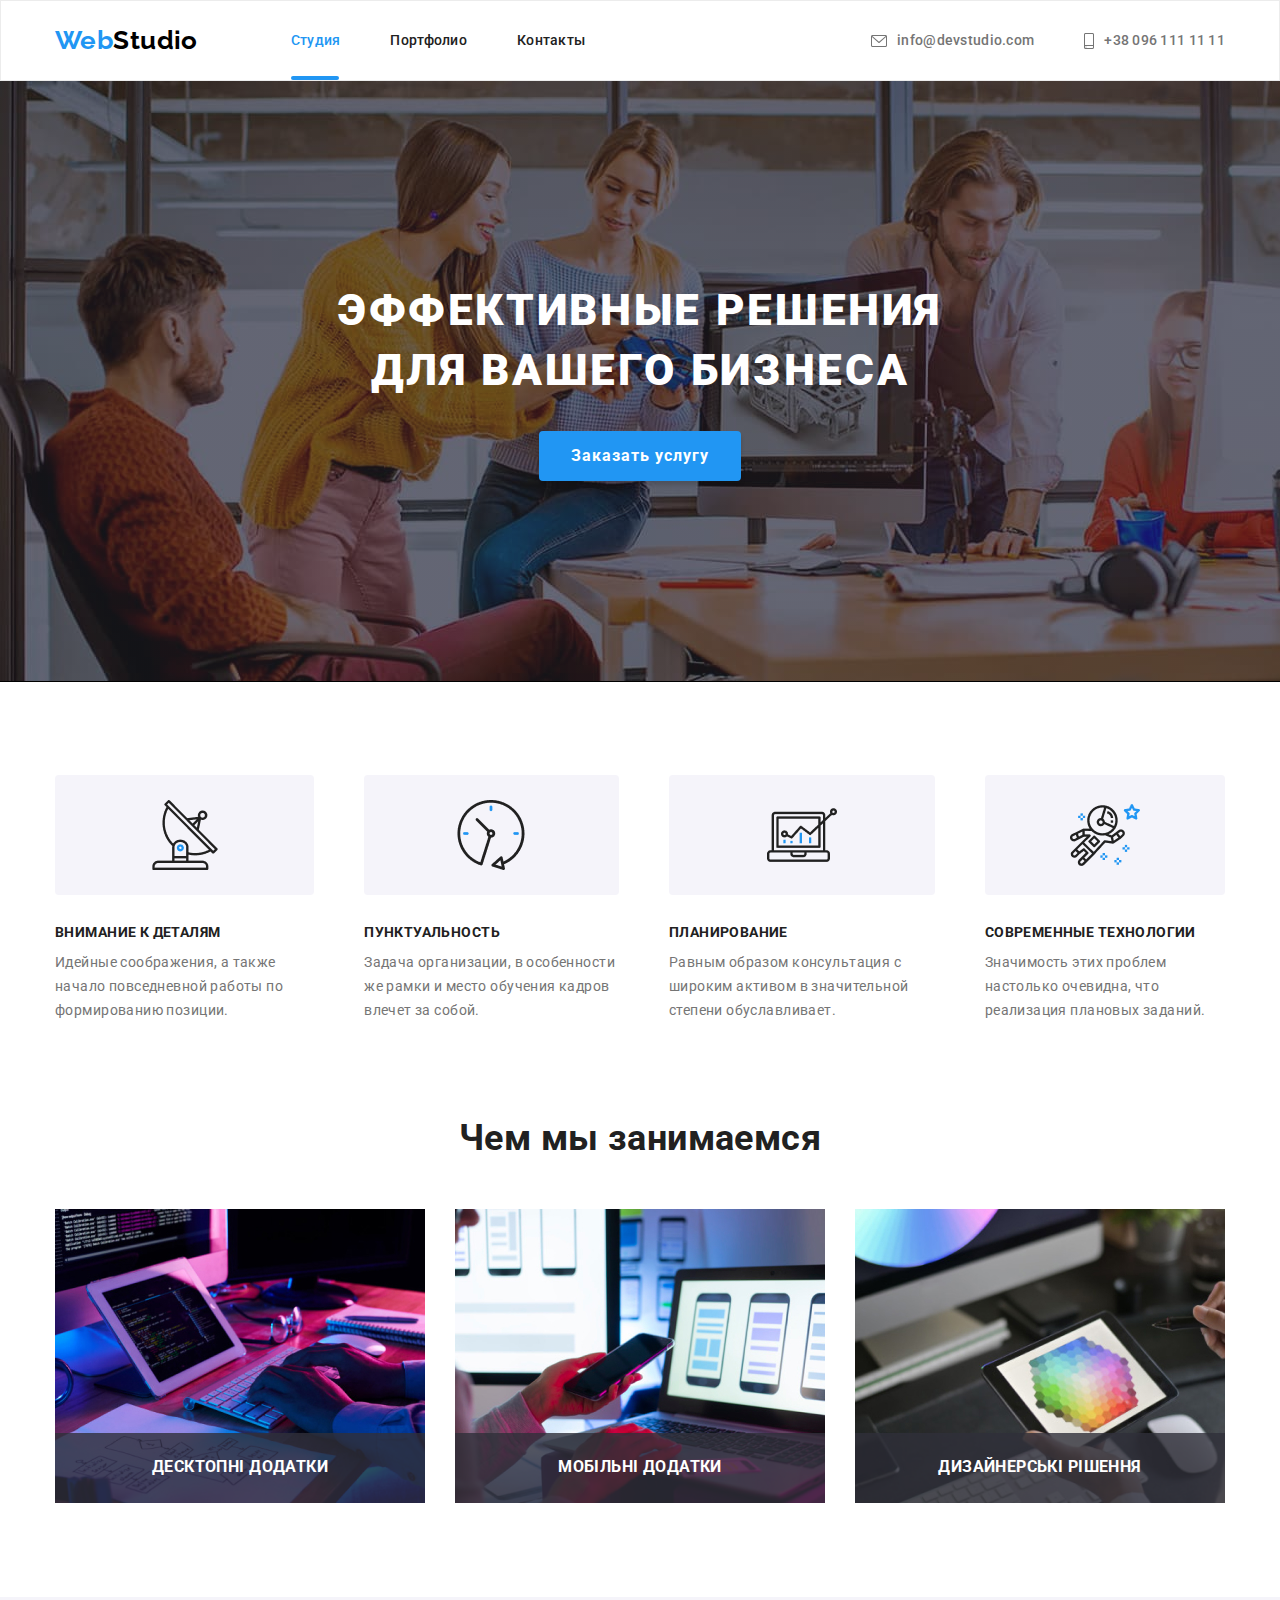
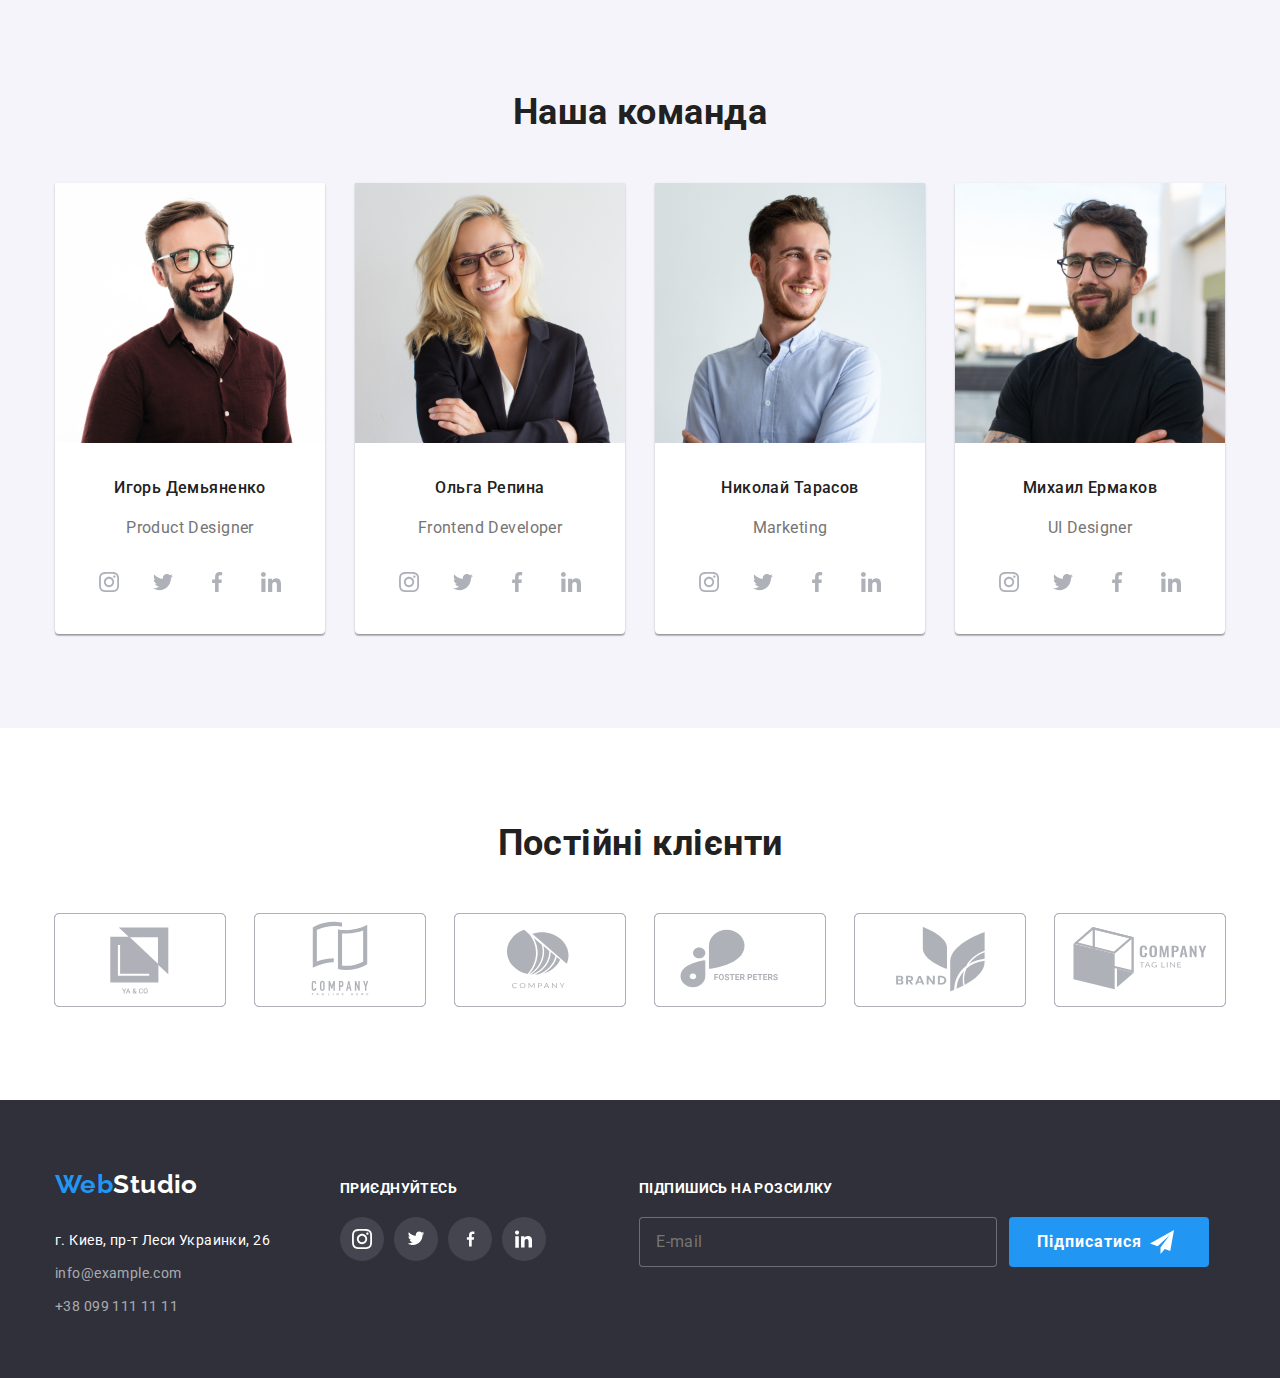
<file: index.html>
<!DOCTYPE html>
<html lang="ru">
  <head>
    <meta charset="UTF-8" />
    <meta http-equiv="X-UA-Compatible" content="IE=edge" />
    <meta name="viewport" content="width=device-width, initial-scale=1.0" />
    <title>Document</title>
    <link
      href="https://fonts.googleapis.com/css2?family=Raleway:wght@700&family=Roboto:wght@400;500;700;900&display=swap"
      rel="stylesheet"
    />
    <link
      rel="stylesheet"
      href="https://cdnjs.cloudflare.com/ajax/libs/modern-normalize/1.1.0/modern-normalize.min.css"
    />
    <link rel="stylesheet" href="./css/main.min.css" />
  </head>

  <body>
    <header class="page-header">
      <div class="container">
        <div class="wrapper">
          <nav class="cont-nav">
            <a href="./index.html" class="logo page-header__logo link">Web<span class="studio">Studio</span></a>
            <ul class="site-nav list">
              <li>
                <a href="./index.html" class="site-nav__link-studio current link">Студия</a>
              </li>
              <li><a href="./portfolio.html" class="site-nav__link link transition">Портфолио</a></li>
              <li><a href="./contacts.html" class="site-nav__link link transition">Контакты</a></li>
            </ul>
          </nav>
          <ul class="site-adress list">
            <div class="conteiner-site-adress">
              <li class="site-adress__item">
                <a href="mailto:info@devstudio.com" class="adress transition link"
                  ><svg class="adres_icon" width="16" height="12">
                    <use href="./images/social-list/sprite.svg#icon-Vector"></use></svg
                  >info@devstudio.com</a
                >
              </li>
              <li class="conteiner-site-adress__item">
                <a href="tel:+380961111111" class="adress transition link"
                  ><svg class="adres_icon" width="10" height="16">
                    <use href="./images/social-list/sprite.svg#icon-envelope"></use></svg
                  >+38 096 111 11 11</a
                >
              </li>
            </div>
          </ul>
        </div>
      </div>
    </header>

    <main>
      <section class="hero overlay">
        <div class="container">
          <h1 class="hero__hero-title">Эффективные решения <br />для вашего бизнеса</h1>
          <button type="button" class="hero__button"data-modal-open >Заказать услугу</button>
        </div>
      </section>

      <!--Преимущества-->

      <section class="section section-info">
        <div class="container">
          <h2 class="visually-hidden">Преимущества</h2>
          <ul class="feature list">
            <li class="feature-item feature-item-antena">
              <div>
                <h3 class="feature-title">ВНИМАНИЕ К ДЕТАЛЯМ</h3>
                <p class="feature-list">
                  Идейные соображения, а также начало повседневной работы по формированию позиции.
                </p>
              </div>
            </li>
            <li class="feature-item feature-item-clock">
              <div>
                <h3 class="feature-title">ПУНКТУАЛЬНОСТЬ</h3>
                <p class="feature-list">
                  Задача организации, в особенности же рамки и место обучения кадров влечет за
                  собой.
                </p>
              </div>
            </li>
            <li class="feature-item feature-item-diagram">
              <div>
                <h3 class="feature-title">ПЛАНИРОВАНИЕ</h3>
                <p class="feature-list">
                  Равным образом консультация с широким активом в значительной степени
                  обуславливает.
                </p>
              </div>
            </li>
            <li class="feature-item feature-item-astronaut">
              <div>
                <h3 class="feature-title">СОВРЕМЕННЫЕ ТЕХНОЛОГИИ</h3>
                <p class="feature-list">
                  Значимость этих проблем настолько очевидна, что реализация плановых заданий.
                </p>
              </div>
            </li>
          </ul>
        </div>
      </section>

      <!--Чем мы занимаемся-->
      <section class="section section-work">
        <div class="container">
          <h2 class="section__section-title">Чем мы занимаемся</h2>
          <ul class="work list">            
            <li class="work-pictures">                         
            <img class="" src="./images/img1.jpg" alt="foto" width="370" height="294" />
            <div class="work-name"><h3  >ДЕСКТОПНІ ДОДАТКИ</h3></div>
          </li>                                  
            <li class="work-pictures">
              <img src="./images/img2.jpg" alt="foto" width="370" height="294" />
              <h3 class="work-name">МОБІЛЬНІ ДОДАТКИ</h3>
            </li>
            <li class="work-pictures">
              <img src="./images/img3.jpg" alt="foto" width="370" height="294" />
              <h3 class="work-name">ДИЗАЙНЕРСЬКІ РІШЕННЯ</h3>
            </li>
          </ul>
        </div>
      </section>

      <!--Команда-->

      <section class="section section-comand">
        <div class="container">
          <h2 class="section__section-title">Наша команда</h2>
          <ul class="feature-comand list">
            <li class="feature-picture">
              <img class="feature-img"
                src="./images/Teams/img1.jpg"
                alt="foto Игорь Демьяненко"
                width="270"
                height="260"
              />
              <div class="border">
                <div class="border-cont">
                  <h3 class="feature-title">Игорь Демьяненко</h3>
                  <p class="feature-list">Product Designer</p>
                </div>

                <ul class="social-list social-list-padding list">
                  <li class="social-list__item">
                      <a href="#" class="social-list__link transition">
                        <svg class="social-list__icon">
                          <use href="./images/social-list/sprite.svg#icon-instagram"></use>
                        </svg>
                      </a>
                    </li>
                    <li class="social-list__item">
                      <a href="#" class="social-list__link transition">
                        <svg class="social-list__icon">
                          <use href="./images/social-list/sprite.svg#icon-twitter"></use>
                        </svg>
                      </a>
                    </li>
                    <li class="social-list__item">
                      <a href="#" class="social-list__link transition">
                        <svg class="social-list__icon">
                          <use href="./images/social-list/sprite.svg#icon-facebook"></use>
                        </svg>
                      </a>
                    </li>
                    <li class="social-list__item">
                      <a href="#" class="social-list__link transition">
                        <svg class="social-list__icon">
                          <use href="./images/social-list/sprite.svg#icon-linkedin"></use>
                        </svg>
                      </a>
                    </li>                    
              </div>
            </li>
            <li class="feature-picture">
              <img
                class="feature-img"
                src="./images/Teams/img2.jpg"
                alt="foto Ольга Репина"
                width="270"
                height="260"
              />
              <div class="border">
                <div class="border-cont">
                  <h3 class="feature-title">Ольга Репина</h3>
                  <p class="feature-list">Frontend Developer</p>
                </div>

                <ul class="social-list list social-list-padding list">
                  
                    <li class="social-list_item">
                      <a href="#" class="social-list__link transition">
                        <svg class="social-list__icon">
                          <use href="./images/social-list/sprite.svg#icon-instagram"></use>
                        </svg>
                      </a>
                    </li>
                    <li class="social-list_item">
                      <a href="#" class="social-list__link transition">
                        <svg class="social-list__icon">
                          <use href="./images/social-list/sprite.svg#icon-twitter"></use>
                        </svg>
                      </a>
                    </li>
                    <li class="social-list_item">
                      <a href="#" class="social-list__link transition">
                        <svg class="social-list__icon">
                          <use href="./images/social-list/sprite.svg#icon-facebook"></use>
                        </svg>
                      </a>
                    </li>
                    <li class="social-list_item">
                      <a href="#" class="social-list__link transition">
                        <svg class="social-list__icon">
                          <use href="./images/social-list/sprite.svg#icon-linkedin"></use>
                        </svg>
                      </a>
                    </li>
                  
                </ul>
              </div>
            </li>
            <li class="feature-picture">
              <img
                class="feature-img"
                src="./images/Teams/img3.jpg"
                alt="foto Николай Тарасов"
                width="270"
                height="260"
              />
              <div class="border">
                <div class="border-cont">
                  <h3 class="feature-title">Николай Тарасов</h3>
                  <p class="feature-list">Marketing</p>
                </div>

                <ul class="social-list list social-list-padding list">
                  
                    <li class="social-list_item">
                      <a href="#" class="social-list__link transition">
                        <svg class="social-list__icon">
                          <use href="./images/social-list/sprite.svg#icon-instagram"></use>
                        </svg>
                      </a>
                    </li>
                    <li class="social-list_item">
                      <a href="#" class="social-list__link transition">
                        <svg class="social-list__icon">
                          <use href="./images/social-list/sprite.svg#icon-twitter"></use>
                        </svg>
                      </a>
                    </li>
                    <li class="social-list_item">
                      <a href="#" class="social-list__link transition">
                        <svg class="social-list__icon">
                          <use href="./images/social-list/sprite.svg#icon-facebook"></use>
                        </svg>
                      </a>
                    </li>
                    <li class="social-list_item">
                      <a href="#" class="social-list__link transition">
                        <svg class="social-list__icon">
                          <use href="./images/social-list/sprite.svg#icon-linkedin"></use>
                        </svg>
                      </a>
                    </li>
                  
                </ul>
              </div>
            </li>
            <li class="feature-picture">
              <img
                class="feature-img"
                src="./images/Teams/img4.jpg"
                alt="foto Михаил Ермаков"
                width="270"
                height="260"
              />
              <div class="border">
                <div class="border-cont">
                  <h3 class="feature-title">Михаил Ермаков</h3>
                  <p class="feature-list">UI Designer</p>
                </div>

                <ul class="social-list list social-list-padding list">
                  
                    <li class="social-list_item">
                      <a href="#" class="social-list__link transition">
                        <svg class="social-list__icon">
                          <use href="./images/social-list/sprite.svg#icon-instagram"></use>
                        </svg>
                      </a>
                    </li>
                    <li class="social-list_item">
                      <a href="#" class="social-list__link transition">
                        <svg class="social-list__icon">
                          <use href="./images/social-list/sprite.svg#icon-twitter"></use>
                        </svg>
                      </a>
                    </li>
                    <li class="social-list_item">
                      <a href="#" class="social-list__link transition">
                        <svg class="social-list__icon">
                          <use href="./images/social-list/sprite.svg#icon-facebook"></use>
                        </svg>
                      </a>
                    </li>
                    <li class="social-list_item">
                      <a href="#" class="social-list__link transition">
                        <svg class="social-list__icon">
                          <use href="./images/social-list/sprite.svg#icon-linkedin"></use>
                        </svg>
                      </a>
                    </li>
                  
                </ul>
              </div>
            </li>
          </ul>
        </div>
      </section>

      <!--Постійні клієнти-->

      <section class="section section-clients">
        <div class="container">
          <h2 class="section__section-title">Постійні клієнти</h2>          
          <ul class="list-company list">            
              <li class="list-company__clients transition">
                <a href="" class="company-link">
                <svg class="feature-svg-clients ">
                  <use href="./images/social-list/sprite.svg#icon-Logo-1" class="transition"></use>
                </svg>
              </a>
              </li>
              <li class="list-company__clients transition">
                <a href="" class="company-link">
                  <svg class="">
                  <use href="./images/social-list/sprite.svg#icon-Logo-2"></use>
                </svg>
                </a>                
              </li>
              <li class="list-company__clients transition">
                <a href="" class="company-link">
                  <svg class="feature-svg-clients">
                  <use href="./images/social-list/sprite.svg#icon-Logo-3"></use>
                </svg>
                </a>                
              </li>
              <li class="list-company__clients transition">
                <a href="" class="company-link">
                  <svg class="feature-svg-clients">
                  <use href="./images/social-list/sprite.svg#icon-Logo-4"></use>
                </svg>
                </a>                
              </li>
              <li class="list-company__clients">
                <a href="" class="company-link transition">
                  <svg class="feature-svg-clients">
                  <use href="./images/social-list/sprite.svg#icon-Logo-5"></use>
                </svg>
                </a>                
              </li>
              <li class="list-company__clients transition">
                <a href="" class="company-link">
                  <svg class="feature-svg-clients">
                  <use href="./images/social-list/sprite.svg#icon-Logo-6"></use>
                </svg>
                </a>                
              </li>
          </ul>
        </div>
      </section>
    </main>

    <!--FOOTER-->

    <footer class="footer">
      <div class="container container-footer">
        <div class="container-second">
          <div class="container-logo">
            <a href="./index.html" class="footer-logo link"
              >Web<span class="footer-studio">Studio</span></a
            >
          </div>
          
          <address>
            <ul class="list">
                <li>
                  <a href="https://goo.gl/maps/piqngm7oDQpEDh6u6" class="adress-reg transition link"
                    >г. Киев, пр-т Леси Украинки, 26</a
                  >
                </li>
                <li>
                  <a href="mailto:info@devstudio.com" class="adress-email transition link">info@example.com</a>
                </li>
                <li><a href="tel:+380961111111" class="adress-phone transition link">+38 099 111 11 11</a></li>
              </ul>
          </address>
        </div>

        <div class="social-wrapper">         
            <h3 class="social-wrapper__title">ПРИЄДНУЙТЕСЬ</h3>
         
          <ul class="social-list social-list--dark">
            <li class="social-list__item">
                <a href="" class="social-list__link transition">
                  <svg class="svg-social-link" width="20" height="20">
                  <use href="./images/social-list/sprite.svg#icon-instagram-1"></use>
                </svg>
                </a>
              </li>
              <li class="social-list__item">
                <a href="" class="social-list__link transition">
                  <svg class="svg-social-link" width="20" height="16.5">
                  <use href="./images/social-list/sprite.svg#icon-twitter-2"></use>
                </svg>
                </a>                
              </li>
              <li class="social-list__item">
                <a href="" class="social-list__link transition">
                   <svg class="svg-social-link" width="15" height="20">
                  <use href="./images/social-list/sprite.svg#icon-facebook-2"></use>
                </svg>
                </a>               
              </li>
              <li class="social-list__item">
                <a href="" class="social-list__link transition">
                  <svg class="svg-social-link" width="17.08" height="18.18">
                  <use href="./images/social-list/sprite.svg#icon-linkedin-2"></use>
                </svg>
                </a>                
              </li>
            </ul>
        </div>

        
              <form class="backdrop-footer">                
                <span class="backdrop-h">ПІДПИШИСЬ НА РОЗСИЛКУ</span>
                <label class="bacdrop-place">
                  <input name="email" type="email" class="email" placeholder="E-mail"/>
                
                  <button type="submit" class="button-submit">Підписатися</button>                
              </label>
                </form>           
      </div>
    </footer>
    
    <div class="backdrop is-hidden" data-modal>
      <div class="modal">
        <button class="modal-close-btn" data-modal-close>
          <svg class="modal-close-btn-icon" width="18" height="18">
            <use href="./images/social-list/sprite.svg#close-icon"></use>
        </svg>
        </button>

        <form class="contact-form">          
          <label class="contact-form-field">
            <span class="modal-h">Залиште свої дані, ми вам передзвонимо</span>
            <span class="contact-form-element-desc">Ім'я</span>
            <span class="contact-form-input-wrapper">
              <input type="text"
            class="contact-form-input"
            name=""user_name required minlength="2"
            pattern="^[a-zA-Zа-яА-Я]+$"/>
            <svg class="contact-form-icon">
              <use href="./images/social-list/sprite.svg#persona"></use>
            </svg>       
            </span>                 
          </label>
          <label class="contact-form-field">
            <span class="contact-form-element-desc">Телефон</span>
            <span class="contact-form-input-wrapper">
              <input type="tel"
            class="contact-form-input"
            name=""user_phone_number required
            pattern="[0-9]{3}-[0-9]{3}-[0-9]{2}-[0-9]{2}"
            title="xxx-xxx-xx-xx"/>
            <svg class="contact-form-icon">
              <use href="./images/social-list/sprite.svg#phone"></use>
            </svg>
            </span>
            
            </label>
            <label class="contact-form-field">
            <span class="contact-form-element-desc">Пошта</span>
            <span class="contact-form-input-wrapper">
              <input type="email"
            class="contact-form-input"
            name=""user_phone_number required
            pattern="[a-z0-9._%+-]+@[a-z0-9.-]+\.[a-z]{2,4}$"/>
            <svg class="contact-form-icon">
              <use href="./images/social-list/sprite.svg#email"></use>
            </svg>
            </span>            
            </label>
            <label class="contact-form-field">
            <span class="contact-form-element-desc">Коментар</span>
            <textarea name="user_massage" class="contact-form-message" placeholder="Введіть текст"></textarea>
            </label>
            <input
            id="user-policy"
            name="user_policy"
            type="checkbox"
            class="contact-form-checkbox visually-hidden"
          />
          <label for="user-policy" class="contact-form-checkbox-desc">Погоджуюся з розсилкою та приймаю<a href="" class="words">Умови договору</a>
        </label>
        <span class="modal-button">
          <button type="submit" class="contact-form-submit">Відправити</button>
        </span>
        </form>
      </div>
    </div>
    <script src="./js/modal.js"></script>
  </body>
</html>
</file>
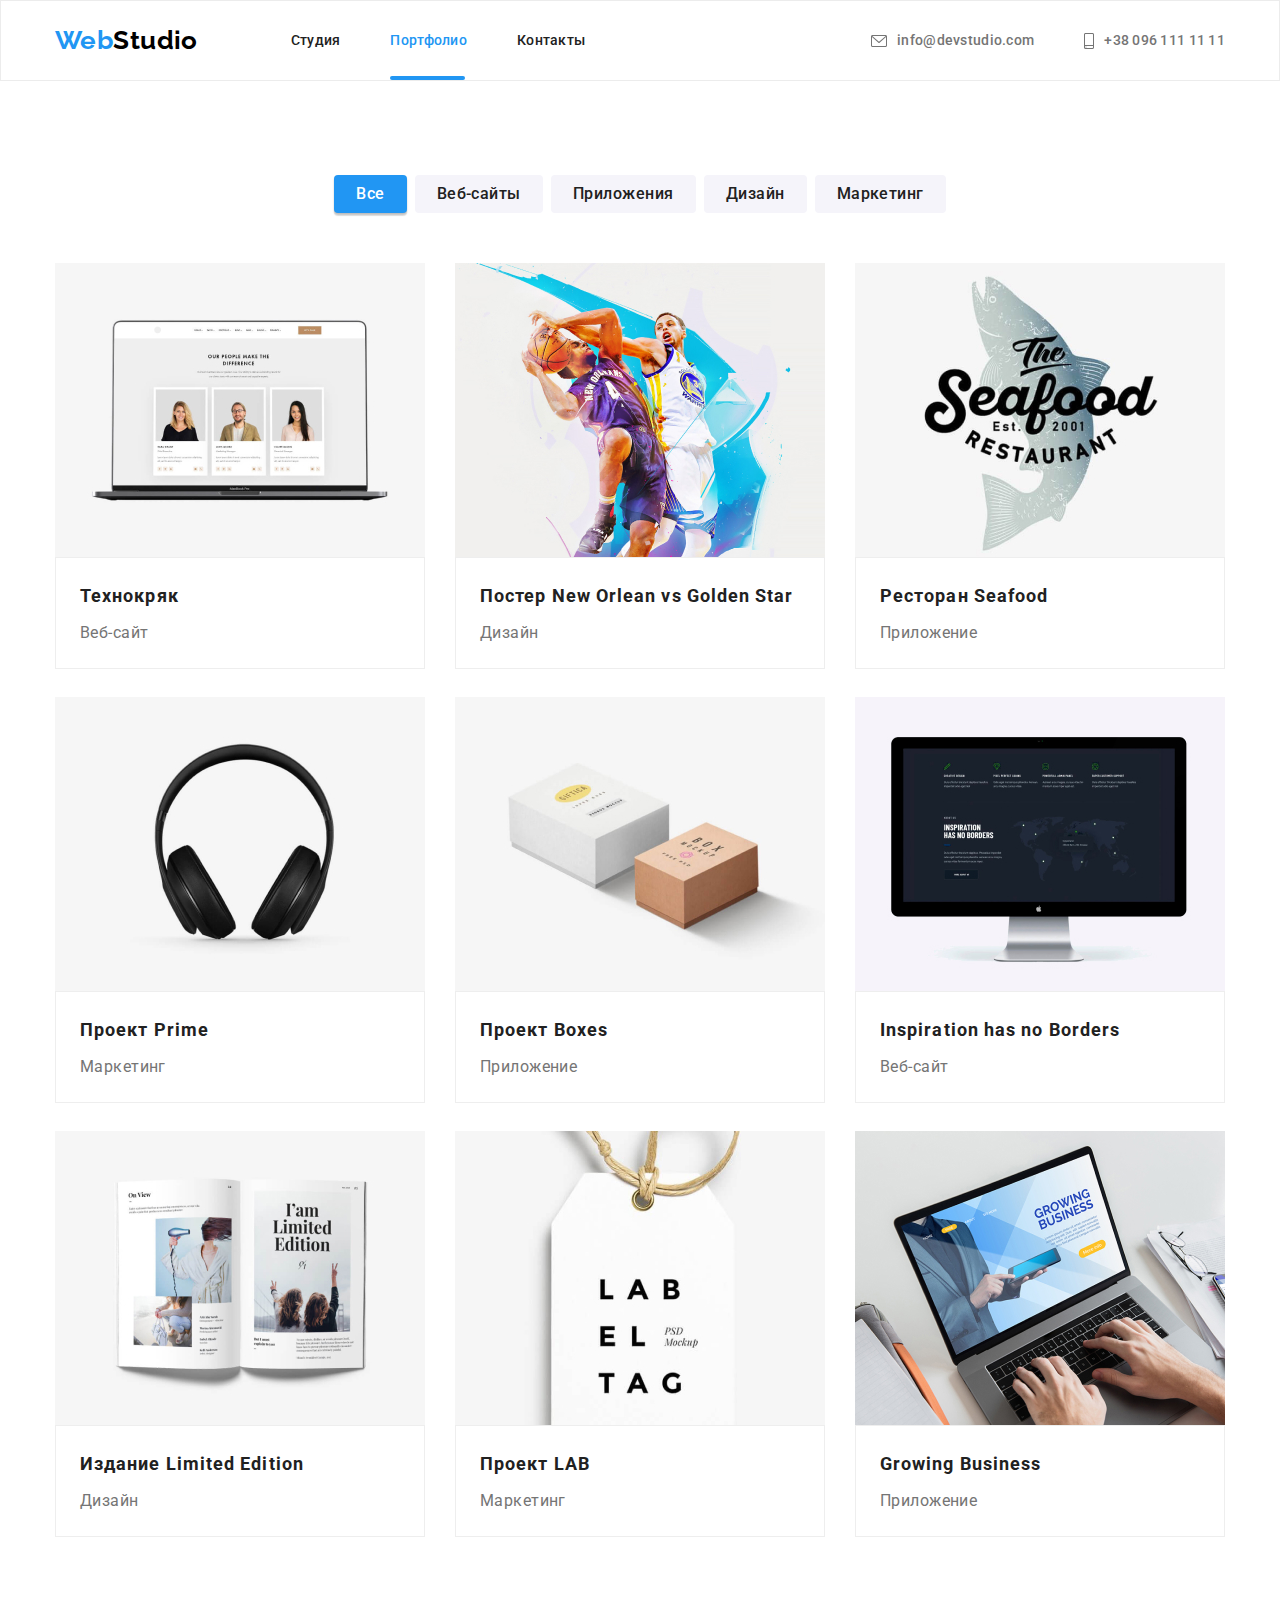
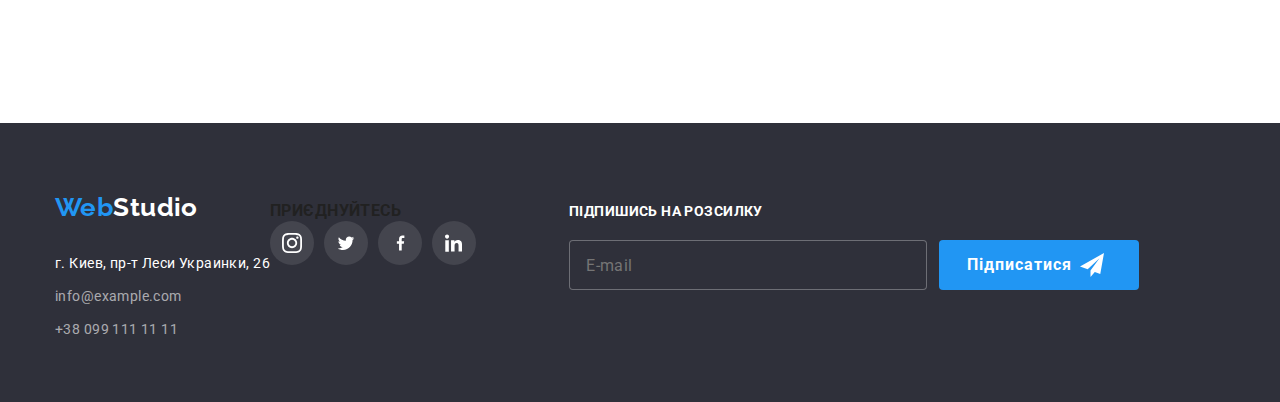
<file: portfolio.html>
<!DOCTYPE html>
<html lang="ru">
  <head>
    <meta charset="UTF-8" />
    <meta http-equiv="X-UA-Compatible" content="IE=edge" />
    <meta name="viewport" content="width=device-width, initial-scale=1.0" />
    <title>Document</title>
    <link
      href="https://fonts.googleapis.com/css2?family=Raleway:wght@700&family=Roboto:wght@400;500;700;900&display=swap"
      rel="stylesheet"
    />
    <link
      rel="stylesheet"
      href="https://cdnjs.cloudflare.com/ajax/libs/modern-normalize/1.1.0/modern-normalize.min.css"
    />
    <link rel="stylesheet" href="./css/main.min.css" />
  </head>

  <body>
    <header class="page-header">
      <div class="container">
        <div class="wrapper">
          <nav class="cont-nav">
            <a href="./index.html" class="logo page-header__logo link">Web<span class="studio">Studio</span></a>
            <ul class="site-nav list">
              <li>
                <a href="./index.html" class="site-nav__link link transition">Студия</a>
              </li>
              <li>
                <a href="./portfolio.html" class="site-nav__link-portfolio current link"
                  >Портфолио</a
                >
              </li>
              <li>
                <a href="./contacts.html" class="site-nav__link link transition">Контакты</a>
              </li>
            </ul>
          </nav>
          <ul class="site-adress list">
            <div class="conteiner-site-adress">
              <li class="conteiner-site-adress__item">
                <a href="mailto:info@devstudio.com" class="adress transition link"
                  ><svg class="adres_icon" width="16" height="12">
                    <use href="./images/social-list/sprite.svg#icon-Vector"></use></svg
                  >info@devstudio.com</a
                >
              </li>
              <li class="conteiner-site-adress__item">
                <a href="tel:+380961111111" class="adress transition link"
                  ><svg class="adres_icon" width="10" height="16">
                    <use href="./images/social-list/sprite.svg#icon-envelope"></use></svg
                  >+38 096 111 11 11</a
              >
            </li>
          </ul>
        </div>
      </div>
    </header>

    <main class="main">
      <section class="section">
        <div class="container">
          <h1 class="title">Наши проекты</h1>

          <!--Навигация-->
          <ul class="button-nav list">
            <li><button type="button" class="button-nav__button-oll transition">Все</button></li>
            <li><button type="button" class="button-nav__button transition">Веб-сайты</button></li>
            <li><button type="button" class="button-nav__button transition">Приложения</button></li>
            <li><button type="button" class="button-nav__button transition">Дизайн</button></li>
            <li><button type="button" class="button-nav__button transition">Маркетинг</button></li>
          </ul>

          <!--Список проектов-->
          <ul class="works text-container list">
            <li class="works__item">
              <div class="works__item__top">
                <a href="" class="focus">
                  <img
                    src="./images-portfolio/img1.jpg"
                    alt="foto Веб сайта"
                    width="370"
                    height="294"
                  />
                  <p class="tex-overlya">
                    Ресурс пропонує комплексні пропозиції з різним рівнем функціоналу та сервісів.
                    Все це дозволить відвідувачу отримати вичерпні відомості про компанію чи
                    приватну особу.
                  </p>
                </a>
              </div>
              <div class="works__item__bottom">
                <h2 class="text-title">Технокряк</h2>
                <p class="text-list">Веб-сайт</p>
              </div>
            </li>
            <li class="works__item">
              <div class="works__item__top">
                <a href="" class="focus">
                  <img
                    src="./images-portfolio/img2.jpg"
                    alt="два баскетболиста"
                    width="370"
                    height="294"
                  />
                  <p class="tex-overlya">
                    Ресурс пропонує комплексні пропозиції з різним рівнем функціоналу та сервісів.
                    Все це дозволить відвідувачу отримати вичерпні відомості про компанію чи
                    приватну особу.
                  </p>
                </a>
              </div>
              <div class="works__item__bottom">
                <h2 class="text-title">Постер New Orlean vs Golden Star</h2>
                <p class="text-list">Дизайн</p>
              </div>
            </li>
            <li class="works__item">
              <div class="works__item__top">
                <a href="" class="focus">
                  <img
                    src="./images-portfolio/img3.jpg"
                    alt="название ресторана"
                    width="370"
                    height="294"
                  />
                  <p class="tex-overlya">
                    Ресурс пропонує комплексні пропозиції з різним рівнем функціоналу та сервісів.
                    Все це дозволить відвідувачу отримати вичерпні відомості про компанію чи
                    приватну особу.
                  </p>
                </a>
              </div>
              <div class="works__item__bottom">
                <h2 class="text-title">Ресторан Seafood</h2>
                <p class="text-list">Приложение</p>
              </div>
            </li>
            <li class="works__item">
              <div class="works__item__top">
                <a href="" class="focus">
                  <img src="./images-portfolio/img4.jpg" alt="наушники" width="370" height="294" />
                  <p class="tex-overlya">
                    Ресурс пропонує комплексні пропозиції з різним рівнем функціоналу та сервісів.
                    Все це дозволить відвідувачу отримати вичерпні відомості про компанію чи
                    приватну особу.
                  </p>
                </a>
              </div>
              <div class="works__item__bottom">
                <h2 class="text-title">Проект Prime</h2>
                <p class="text-list">Маркетинг</p>
              </div>
            </li>
            <li class="works__item">
              <div class="works__item__top">
                <a href="" class="focus">
                  <img
                    src="./images-portfolio/img5.jpg"
                    alt="фото коробок"
                    width="370"
                    height="294"
                  />
                  <p class="tex-overlya">
                    Ресурс пропонує комплексні пропозиції з різним рівнем функціоналу та сервісів.
                    Все це дозволить відвідувачу отримати вичерпні відомості про компанію чи
                    приватну особу.
                  </p>
                </a>
              </div>
              <div class="works__item__bottom">
                <h2 class="text-title">Проект Boxes</h2>
                <p class="text-list">Приложение</p>
              </div>
            </li>
            <li class="works__item">
              <div class="works__item__top">
                <a href="" class="focus">
                  <img
                    src="./images-portfolio/img6.jpg"
                    alt="фото монитора"
                    width="370"
                    height="294"
                  />
                  <p class="tex-overlya">
                    Ресурс пропонує комплексні пропозиції з різним рівнем функціоналу та сервісів.
                    Все це дозволить відвідувачу отримати вичерпні відомості про компанію чи
                    приватну особу.
                  </p>
                </a>
              </div>
              <div class="works__item__bottom">
                <h2 class="text-title">Inspiration has no Borders</h2>
                <p class="text-list">Веб-сайт</p>
              </div>
            </li>
            <li class="works__item">
              <div class="works__item__top">
                <a href="" class="focus">
                  <img
                    src="./images-portfolio/img7.jpg"
                    alt="фото журнала"
                    width="370"
                    height="294"
                  />
                  <p class="tex-overlya">
                    Ресурс пропонує комплексні пропозиції з різним рівнем функціоналу та сервісів.
                    Все це дозволить відвідувачу отримати вичерпні відомості про компанію чи
                    приватну особу.
                  </p>
                </a>
              </div>
              <div class="works__item__bottom">
                <h2 class="text-title">Издание Limited Edition</h2>
                <p class="text-list">Дизайн</p>
              </div>
            </li>
            <li class="works__item">
              <div class="works__item__top">
                <a href="" class="focus">
                  <img
                    src="./images-portfolio/img8.jpg"
                    alt="фото бирки"
                    width="370"
                    height="294"
                  />
                  <p class="tex-overlya">
                    Ресурс пропонує комплексні пропозиції з різним рівнем функціоналу та сервісів.
                    Все це дозволить відвідувачу отримати вичерпні відомості про компанію чи
                    приватну особу.
                  </p>
                </a>
              </div>

              <div class="works__item__bottom">
                <h2 class="text-title">Проект LAB</h2>
                <p class="text-list">Маркетинг</p>
              </div>
            </li>
            <li class="works__item">
              <div class="works__item__top">
                <a href="" class="focus">
                  <img
                    src="./images-portfolio/img9.jpg"
                    alt="фото ноутбука"
                    width="370"
                    height="294"
                  />
                  <p class="tex-overlya">
                    Ресурс пропонує комплексні пропозиції з різним рівнем функціоналу та сервісів.
                    Все це дозволить відвідувачу отримати вичерпні відомості про компанію чи
                    приватну особу.
                  </p>
                </a>
              </div>
              <div class="works__item__bottom">
                <h2 class="text-title">Growing Business</h2>
                <p class="text-list">Приложение</p>
              </div>
            </li>
          </ul>
        </div>
      </section>
    </main>

    <!--FOOTER-->

    <footer class="footer">
      <div class="container container-footer">
        <div class="container-second">
          <div class="container-logo">
            <a href="./index.html" class="footer-logo link"
              >Web<span class="footer-studio">Studio</span></a
            >
          </div>

          <address>
            <ul class="list">
              <div class="cotainer-addres">
                <li>
                  <a href="https://goo.gl/maps/piqngm7oDQpEDh6u6" class="adress-reg transition link"
                    >г. Киев, пр-т Леси Украинки, 26</a
                  >
                </li>
                <li>
                  <a href="mailto:info@devstudio.com" class="adress-email transition link"
                    >info@example.com</a
                  >
                </li>
                <li>
                  <a href="tel:+380961111111" class="adress-phone transition link"
                    >+38 099 111 11 11</a
                  >
                </li>
              </div>
            </ul>
          </address>
        </div>

        <div class="container-first">
          <h3 class="sotial-title_footer">ПРИЄДНУЙТЕСЬ</h3>

          <ul class="social-list">
            <li class="social-list__item">
                <a href="" class="social-list__link transition">
                  <svg class="svg-social-link" width="20" height="20">
                  <use href="./images/social-list/sprite.svg#icon-instagram-1"></use>
                </svg>
                </a>
              </li>
              <li class="social-list__item">
                <a href="" class="social-list__link transition">
                  <svg class="svg-social-link" width="20" height="16.5">
                  <use href="./images/social-list/sprite.svg#icon-twitter-2"></use>
                </svg>
                </a>                
              </li>
              <li class="social-list__item">
                <a href="" class="social-list__link transition">
                   <svg class="svg-social-link" width="15" height="20">
                  <use href="./images/social-list/sprite.svg#icon-facebook-2"></use>
                </svg>
                </a>               
              </li>
              <li class="social-list__item">
                <a href="" class="social-list__link transition">
                  <svg class="svg-social-link" width="17.08" height="18.18">
                  <use href="./images/social-list/sprite.svg#icon-linkedin-2"></use>
                </svg>
                </a>                
              </li>
            </ul>
        </div>

        <form class="backdrop-footer">
          <span class="backdrop-h">ПІДПИШИСЬ НА РОЗСИЛКУ</span>
          <label class="bacdrop-place">
            <input name="email" type="email" class="email" placeholder="E-mail" />

            <button type="submit" class="button-submit">Підписатися</button>
          </label>
        </form>
      </div>
    </footer>
  </body>
</html>
</file>
<file: css/main.min.css>
:root{--primary-text-color: rgba(33, 33, 33, 1);--title-tex-color: rgba(117, 117, 117, 1);--accent-color: rgba(33, 150, 243, 1);--background-color: rgba(47, 48, 58, 1);--hover-focus-color: rgba(33, 150, 243, 1);--background-color-white: rgba(255, 255, 255, 1);--background-section: #e5e5e5;--color-logo-blue: rgba(33, 150, 243, 1);--color-logo-black: rgba(0, 0, 0, 1);--color-logo-white: rgba(255, 255, 255, 1);--color-button-white: rgba(255, 255, 255, 1);--color-button-blue: rgba(33, 150, 243, 1);--background-color-icon-white: rgba(245, 244, 250, 1);--accent-color-white: rgba(255, 255, 255, 1)}.company-link,.work-name,.site-nav,.page-header__logo,.modal-button,.contact-form-checkbox-desc,.modal-close-btn,.bacdrop-place{display:flex;align-items:center;justify-content:center}*,*::before,*::after{box-sizing:inherit}h1,h2,h3,h4,p{margin-top:0;margin-bottom:0}ul,ol{margin-top:0;margin-bottom:0;padding-left:0}img{display:block}.link{text-decoration:none}.list{list-style:none}button{cursor:pointer}body{color:var(--primary-text-color);background-color:var(--background-color-white);font-family:Roboto,sans-serif;font-size:14px;letter-spacing:.03em;box-sizing:border-box}.title{display:none}.main{background-color:var(--accent-color-white)}.container{max-width:1200px;margin-left:auto;margin-right:auto;padding-left:15px;padding-right:15px}.section{padding-top:94px;padding-bottom:94px}.visually-hidden{position:absolute;width:1px;height:1px;margin:-1px;border:0;padding:0;white-space:nowrap;clip-path:inset(100%);clip:rect(0 0 0 0);overflow:hidden}.backdrop-footer{display:block;align-items:center;justify-content:baseline;margin-left:93px}.backdrop-h{font-family:Roboto,sans-serif;font-weight:700;font-size:14px;line-height:1.14;letter-spacing:.03em;text-transform:uppercase;color:#fff}.bacdrop-place{margin-top:20px}.email{font-weight:400;font-size:16px;line-height:1.43;letter-spacing:.03em;width:358px;height:50px;resize:none;padding:15px 16px;transition:250ms cubic-bezier(0.4, 0, 0.2, 1);border:1px solid rgba(255,255,255,.3);background-color:#2f303a;border-radius:4px;color:rgba(255,255,255,.6)}.button-submit{width:200px;height:50px;color:#fff;background-color:#2196f3;border:none;border-radius:4px;font-weight:700;font-size:16px;line-height:1.88;display:flex;align-items:center;padding-left:28px;letter-spacing:.06em;background-image:url("../images/checbox/icon-send.svg");background-repeat:no-repeat;background-position:80%;margin-left:12px}.backdrop{position:fixed;top:0;left:0;z-index:100;width:100%;height:100%;background-color:rgba(0,0,0,.2);transition:opacity 500ms linear,visibility 500ms linear}.backdrop.is-hidden{opacity:0;visibility:hidden;pointer-events:none}.modal{position:absolute;top:50%;left:50%;width:528px;min-height:581px;padding:40px;transform:translate(-50%, -50%);background-color:#fff}.modal-close-btn-icon{position:relative;top:1px;left:0px}.modal-close-btn{position:absolute;top:8px;right:8px;width:30px;height:30px;border:1px solid rgba(0,0,0,.1);border-radius:50%;background-color:rgba(0,0,0,0)}.contact-form{display:flex;flex-direction:column}.modal-h{display:flex;align-items:center;justify-content:center;font-weight:700;font-size:20px;line-height:1.15;letter-spacing:.03em;margin-bottom:12px}.contact-form-element-desc{display:block;font-size:12px;margin-bottom:4px;letter-spacing:.01em;color:#757575}.contact-form-field{margin-bottom:10px}.contact-form-input-wrapper{position:relative;display:block}.contact-form-input{width:100%;height:40px;border:1px solid rgba(33,33,33,.2);padding-left:42px;padding-right:10px;transition:250ms cubic-bezier(0.4, 0, 0.2, 1);border-radius:4px}.contact-form-input:focus{outline:none;border-color:#2196f3}.contact-form-icon{position:absolute;top:50%;left:12px;transform:translateY(-50%);display:block;width:18px;height:18px;color:#212121;transition:250ms cubic-bezier(0.4, 0, 0.2, 1)}.contact-form-input:focus+.contact-form-icon{fill:#2196f3}.contact-form-message{font-weight:400;font-size:12px;line-height:1.17;letter-spacing:.01em;color:rgba(117,117,117,.5);width:100%;height:120px;resize:none;padding:12px 16px;transition:250ms cubic-bezier(0.4, 0, 0.2, 1);border:1px solid rgba(33,33,33,.2);border-radius:4px}.contact-form-message:focus{outline:none;border-color:#2196f3}.contact-form-checkbox-desc{font-size:14px;margin-bottom:20px;letter-spacing:.03em;color:#757575}.words{color:#2196f3;padding-left:5px}.contact-form-checkbox-desc::before{display:block;align-items:center;justify-content:center;width:16px;height:15px;border:2px solid #212121;border-radius:2px;cursor:pointer;content:"";margin-right:9px;transition:2500ms}.contact-form-checkbox:checked+.contact-form-checkbox-desc::before{background-color:#188ce8;background-image:url("../images/checbox/icon.svg");background-size:cover;border:rgba(0,0,0,0);border-radius:2px}.contact-form-checkbox:focus+.contact-form-checkbox-desc::before{outline:2px solid #188ce8}.contact-form-submit{font-weight:700;font-size:16px;line-height:1.88;letter-spacing:.06em;width:200px;height:50px;background-color:#188ce8;color:#fff;border-radius:4px;border:none;transition:250ms cubic-bezier(0.4, 0, 0.2, 1)}.contact-form-submit:hover{box-shadow:0px 1px 3px rgba(0,0,0,.12),0px 1px 1px rgba(0,0,0,.14),0px 2px 1px rgba(0,0,0,.2)}.modal-button{cursor:pointer}.button-nav{display:flex;flex-wrap:wrap;justify-content:center;column-gap:8px;margin-bottom:50px;width:calc(100% - 32px)/5}.button-nav__button-oll{font-family:roboto,sans-serif;color:var(--accent-color-white);background-color:#2196f3;cursor:pointer;font-weight:500;font-size:16px;line-height:1.62;letter-spacing:.03em;box-shadow:0px 3px 1px rgba(0,0,0,.1),0px 1px 2px rgba(0,0,0,.08),0px 2px 2px rgba(0,0,0,.12);border-radius:4px;border:none;display:inline-block;padding:6px 22px}.button-nav__button{font-family:roboto,sans-serif;color:var(--primary-text-color);background-color:#f5f4fa;cursor:pointer;font-weight:500;font-size:16px;line-height:1.62;letter-spacing:.03em;border-radius:4px;border:none;display:inline-block;padding:6px 22px}.button-nav__button:hover,.button-nav__button:focus{color:#fff;background-color:#2196f3}.transition{transition-duration:250ms;transition-timing-function:cubic-bezier(0.4, 0, 0.2, 1)}.page-header{background-color:var(--background-color-white);padding:24px 0px;border:1px solid #ececec;position:relative}.cont-nav{display:flex;align-items:center}.page-header .wrapper{display:flex;justify-content:space-between;box-sizing:border-box}.page-header__logo{font-weight:700;font-size:26px;line-height:1.2;font-family:raleway,cursive;color:var(--color-logo-blue)}.studio{color:var(--color-logo-black)}.site-nav{margin-left:93px;column-gap:50px}.site-nav__link-studio{display:block;font-weight:500;line-height:1.14;letter-spacing:.02em;color:var(--accent-color)}.site-nav__link-studio::after{display:block;content:"";position:absolute;background-color:#2196f3;width:48px;height:4px;border-radius:2px;bottom:0}.site-nav__link-portfolio{display:block;font-weight:500;line-height:1.14;letter-spacing:.02em;color:var(--accent-color)}.site-nav__link-portfolio::after{display:block;content:"";position:absolute;background-color:#2196f3;width:75px;height:4px;border-radius:2px;bottom:0}.site-nav__link{display:block;font-weight:500;line-height:1.14;letter-spacing:.02em;color:var(--primary-text-color)}.site-nav__link:hover,.site-nav__link:focus{color:var(--hover-focus-color)}.site-adress{display:flex;align-items:center}.site-adress .adress{display:flex;align-items:center;font-weight:500;line-height:1.14;letter-spacing:.02em;color:var(--title-tex-color)}.conteiner-site-adress{display:flex;column-gap:50px}.adress:hover,.adress:focus{color:var(--hover-focus-color)}.adress:hover .adres_icon,.adress:focus .adres_icon{fill:#2196f3}.adres_icon{fill:var(--title-tex-color);margin-right:10px}.hero{background-color:var(--background-color);text-align:center;padding:200px 0px}.overlay{max-width:1600px;min-height:600px;margin-left:auto;margin-right:auto;outline:1px solid #000;background-image:linear-gradient(rgba(47, 48, 58, 0.4), rgba(47, 48, 58, 0.4)),url("../images/Hero/Img Original.jpg");background-repeat:no-repeat;background-size:cover}.hero__hero-title{font-weight:900;font-size:44px;line-height:1.36;letter-spacing:.06em;color:var(--background-color-white);text-transform:uppercase}.hero__button{color:var(--color-button-white);background-color:var(--color-button-blue);font-weight:700;font-size:16px;line-height:1.88;letter-spacing:.06em;padding:10px 32px;margin-top:30px;box-shadow:0px 4px 4px rgba(0,0,0,.15);border-radius:4px;border:none}.section-info{background-color:#fff;padding-bottom:0px}.feature{display:flex;justify-content:center;column-gap:50px;background-color:var(--background-color-white)}.feature .feature-title{font-size:14px;line-height:1.14;letter-spacing:.03em;text-transform:uppercase;padding-bottom:10px}.feature .feature-list{color:var(--title-tex-color);font-size:14px;line-height:1.7;letter-spacing:.03em}.feature-item::before{display:block;content:"";height:120px;margin-bottom:30px;background-size:70px;background-repeat:no-repeat;background-position:center;background-color:var(--background-color-icon-white);box-sizing:border-box;border-radius:4px}.feature-item-antena::before{background-image:url(../images/icons/antenna\ 1.png)}.feature-item-clock::before{background-image:url(../images/icons/clock\ 1.png)}.feature-item-diagram::before{background-image:url(../images/icons/diagram\ 1.png)}.feature-item-astronaut::before{background-image:url(../images/icons/astronaut\ 1.png)}.feature-item-antena::before{background-image:url(../images/icons/antenna\ 1.png)}.section-work{background-color:#fff}.work{display:flex;justify-content:center}.work-pictures{position:relative}.work-pictures:not(:last-child){margin-right:30px}.work-name{position:absolute;width:100%;height:70px;bottom:0;background-color:rgba(47,48,58,.8);color:#fff}.section-comand{background-color:#f5f4fa}.feature-comand .feature-picture{background-color:var(--background-color-white)}.feature-comand{display:flex;justify-content:center}.feature-img{margin-bottom:30px}.feature-picture{box-shadow:0px 1px 3px rgba(0,0,0,.12),0px 1px 1px rgba(0,0,0,.14),0px 2px 1px rgba(0,0,0,.2);border-radius:0px 0px 4px 4px}.feature-picture:not(:last-child){margin-right:30px}.feature-comand .feature-title{font-weight:500;font-size:16px;line-height:1.9;text-align:center;margin-bottom:10px}.border-cont{margin-bottom:16px}.feature-comand .feature-list{color:var(--title-tex-color);font-weight:400;font-size:16px;line-height:1.9;text-align:center}.social-list{display:flex;column-gap:10px}.social-list-padding{padding:0px 30px 30px 32px}.social-list__item{display:flex}.social-list__link{display:flex;justify-content:center;align-items:center;width:44px;height:44px;border-radius:50%}.social-list__link:hover,.social-list__link:focus{background-color:#2196f3}.social-list__icon{width:20px;height:20px;fill:#afb1b8}.social-list__link:hover .social-list__icon,.social-list__link:focus .social-list__icon{fill:var(--background-color-white)}.section-clients{background-color:var(--background-color-white)}.section__section-title{font-size:36px;line-height:1.17;text-align:center;margin-bottom:50px}.list-company{display:flex;justify-content:center;column-gap:30px}.list-company__clients{display:flex;justify-content:center;box-sizing:border-box;fill:#afb1b8;border-radius:4px;outline:1px solid #afb1b8;width:170px;height:92px}.list-company__clients:hover,.list-company__clients:focus{fill:#2196f3;outline:1px solid #2196f3}.company-link{fill:#afb1b8;outline:1px solid #afb1b8;width:170px;height:92px;border-radius:4px}.company-link:hover,.company-link:focus{fill:#2196f3;outline:1px solid #2196f3}.address{font-style:normal}.footer{background-color:var(--background-color);padding-top:60px;padding-bottom:60px}.container-footer{display:flex;align-items:baseline}.container-logo{margin-bottom:20px}.footer-logo{display:flex;font-weight:700;font-size:26px;line-height:1.9;font-family:raleway;color:var(--color-logo-blue)}.footer-studio{color:var(--color-button-white)}.adress-reg{display:flex;font-style:normal;font-weight:400;font-size:14px;line-height:1.7;color:#fff;padding-bottom:9px}.adress-email{display:flex;font-style:normal;padding-bottom:9px}.adress-phone{display:flex;font-style:normal}.adress-email,.adress-phone{font-weight:400;font-size:14px;line-height:1.7;color:rgba(255,255,255,.6)}.adress-email:hover,.adress-phone:hover,.adress-email:focus,.adress-phone:focus{color:var(--hover-focus-color)}.social-wrapper{display:block;align-items:center;justify-content:center;margin-left:70px}.social-wrapper__title{display:flex;justify-content:baseline;font-family:Roboto,sans-serif;font-weight:700;font-size:14px;line-height:1.14;letter-spacing:.03em;text-transform:uppercase;color:#fff;margin-bottom:20px}.social-list__item{border-radius:50%;background-color:rgba(255,255,255,.1)}.text-container{display:flex;flex-wrap:wrap;gap:30px;padding-bottom:94px}.text-title{font-size:18px;line-height:2;letter-spacing:.06em;margin-bottom:4px}.text-list{color:var(--title-tex-color);font-size:16px;line-height:1.88}.works__item{background-color:var(--accent-color-white);width:370px;height:404px;transition:250ms}.works__item:hover{box-shadow:0px 1px 1px rgba(0,0,0,.12),0px 4px 4px rgba(0,0,0,.06),1px 4px 6px rgba(0,0,0,.16);transition:250ms}.works__item:hover .tex-overlya{transform:translateY(0%)}.works__item__top{position:relative;overflow:hidden}.works__item__bottom{border:1px solid #eee;padding:20px 24px}.tex-overlya{position:absolute;top:0;left:0%;padding:63px 24px;font-family:Roboto,sans-serif;font-size:18px;line-height:28px;color:#fff;background-color:rgba(33,150,243,.9);transform:translateY(100%);transition:transform 250ms linear}.focus:focus .tex-overlya{transform:translateY(0%)}/*# sourceMappingURL=main.min.css.map */
</file>
